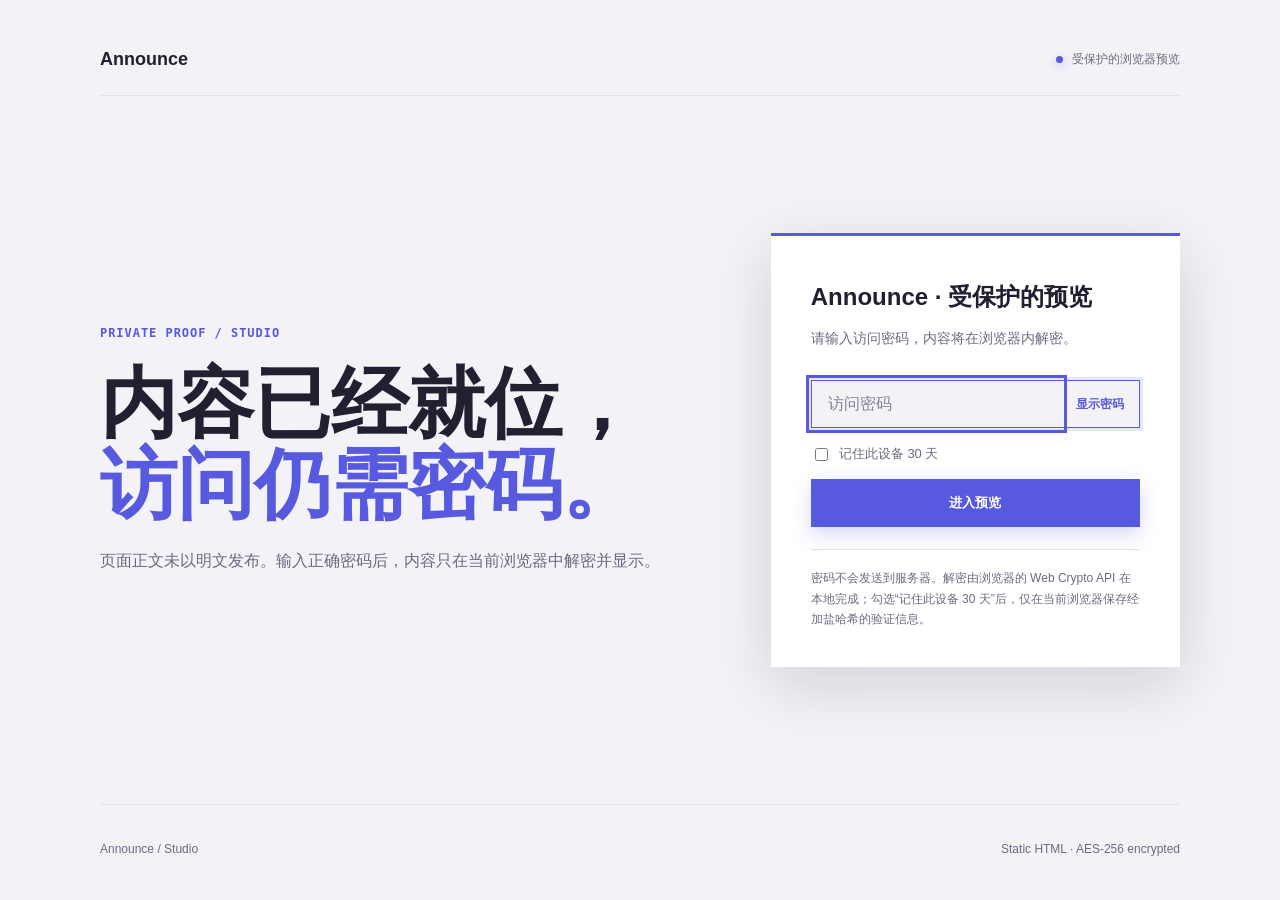
<file: index.html>
<!doctype html>
<html class="staticrypt-html" lang="zh-CN">
  <head>
    <meta charset="utf-8" />
    <meta name="viewport" content="width=device-width, initial-scale=1" />
    <meta name="robots" content="noindex, nofollow, noarchive" />
    <meta name="theme-color" content="#F2F2F7" />
    <meta http-equiv="cache-control" content="max-age=0" />
    <meta http-equiv="cache-control" content="no-cache" />
    <meta http-equiv="expires" content="0" />
    <meta http-equiv="pragma" content="no-cache" />
    <title>Announce · 受保护的预览</title>
    <style>
      :root {
        color-scheme: light;
        --canvas: #f2f2f7;
        --paper: #ffffff;
        --ink: #202031;
        --muted: #6b6b80;
        --line: #e2e2eb;
        --brand: #5759df;
        --brand-soft: #eeeeff;
        font-family: -apple-system, BlinkMacSystemFont, "PingFang SC", "HarmonyOS Sans SC", "Microsoft YaHei", "Noto Sans CJK SC", sans-serif;
      }

      * { box-sizing: border-box; }

      .staticrypt-html,
      .staticrypt-body { min-height: 100%; }

      .staticrypt-body {
        margin: 0;
        background: var(--canvas);
        color: var(--ink);
        line-height: 1.6;
        -webkit-font-smoothing: antialiased;
      }

      .hidden { display: none !important; }

      .staticrypt-spinner-container {
        min-height: 100vh;
        display: grid;
        place-items: center;
      }

      .staticrypt-spinner {
        width: 36px;
        height: 36px;
        border: 3px solid var(--line);
        border-top-color: var(--brand);
        border-radius: 50%;
        animation: spin 700ms linear infinite;
      }

      .staticrypt-content {
        min-height: 100vh;
        padding: 24px;
        display: grid;
        grid-template-rows: auto 1fr auto;
      }

      .access-header,
      .access-footer {
        width: min(100%, 1080px);
        margin: 0 auto;
        display: flex;
        align-items: center;
        justify-content: space-between;
        gap: 20px;
        font-size: 12px;
      }

      .access-header {
        min-height: 72px;
        border-bottom: 1px solid var(--line);
      }

      .brand {
        margin: 0;
        color: var(--ink);
        font-size: 18px;
        font-weight: 750;
      }

      .access-state,
      .access-footer { color: var(--muted); }

      .access-state {
        margin: 0;
        display: flex;
        align-items: center;
        gap: 9px;
      }

      .access-state::before {
        width: 7px;
        height: 7px;
        background: var(--brand);
        border-radius: 50%;
        box-shadow: 0 3px 10px rgba(87, 89, 223, 0.35);
        content: "";
      }

      .staticrypt-page {
        width: min(100%, 1080px);
        margin: 0 auto;
        display: grid;
        grid-template-columns: minmax(0, 1fr) minmax(360px, 0.72fr);
        align-items: center;
        gap: clamp(40px, 8vw, 116px);
      }

      .context-copy { max-width: 560px; }

      .eyebrow {
        margin: 0;
        color: var(--brand);
        font-family: ui-monospace, SFMono-Regular, Menlo, Consolas, monospace;
        font-size: 12px;
        font-weight: 700;
        letter-spacing: 0.08em;
        text-transform: uppercase;
      }

      .context-copy h1 {
        margin: 20px 0 22px;
        font-size: clamp(3rem, 6vw, 5.5rem);
        line-height: 1.05;
        text-wrap: balance;
      }

      .context-copy h1 span {
        display: block;
        color: var(--brand);
      }

      .context-copy > p:last-child {
        max-width: 38em;
        margin: 0;
        color: var(--muted);
        font-size: 16px;
        line-height: 1.85;
      }

      .staticrypt-form {
        padding: 42px 40px 38px;
        border-top: 3px solid var(--brand);
        background: var(--paper);
        box-shadow: 0 18px 60px rgba(16, 16, 30, 0.14);
      }

      .staticrypt-title {
        margin: 0;
        font-size: 24px;
        font-weight: 750;
      }

      .staticrypt-instructions {
        margin: 10px 0 30px;
        color: var(--muted);
        font-size: 14px;
        line-height: 1.75;
      }

      .staticrypt-password-container {
        display: grid;
        grid-template-columns: 1fr auto;
        border: 1px solid var(--line);
        background: var(--canvas);
      }

      .staticrypt-password-container:focus-within {
        border-color: var(--brand);
        box-shadow: 0 0 0 3px rgba(87, 89, 223, 0.15);
      }

      #staticrypt-password {
        min-width: 0;
        padding: 14px 16px;
        border: 0;
        outline: 0;
        background: transparent;
        color: var(--ink);
        font-size: 16px;
      }

      #staticrypt-password::placeholder { color: #838399; }

      .staticrypt-toggle-password-visibility {
        padding: 0 15px;
        border: 0;
        background: transparent;
        color: var(--brand);
        cursor: pointer;
        font-size: 12px;
        font-weight: 700;
      }

      .staticrypt-decrypt-button {
        width: 100%;
        margin-top: 14px;
        padding: 14px 18px;
        border: 1px solid var(--brand);
        background: var(--brand);
        color: var(--paper);
        cursor: pointer;
        font-weight: 700;
        box-shadow: 0 7px 20px rgba(87, 89, 223, 0.24);
      }

      .staticrypt-decrypt-button:hover { background: var(--ink); border-color: var(--ink); }

      .staticrypt-toggle-password-visibility:focus-visible,
      .staticrypt-decrypt-button:focus-visible,
      #staticrypt-password:focus-visible {
        outline: 3px solid var(--brand);
        outline-offset: 3px;
      }

      .staticrypt-remember {
        margin: 16px 0 0;
        display: flex;
        align-items: center;
        gap: 8px;
        color: var(--muted);
        font-size: 13px;
      }

      .staticrypt-error {
        margin: 14px 0 0;
        color: #9c2e3d;
        font-size: 13px;
      }

      .form-note {
        margin: 22px 0 0;
        padding-top: 18px;
        border-top: 1px solid var(--line);
        color: var(--muted);
        font-size: 12px;
        line-height: 1.7;
      }

      .access-footer {
        min-height: 72px;
        padding-top: 18px;
        border-top: 1px solid var(--line);
      }

      .access-footer p { margin: 0; }

      @keyframes spin { to { transform: rotate(360deg); } }

      @media (max-width: 780px) {
        .staticrypt-content { padding: 16px; }
        .staticrypt-page {
          padding: 58px 0 72px;
          grid-template-columns: 1fr;
          gap: 42px;
        }
        .context-copy h1 { font-size: clamp(2.8rem, 14vw, 4.6rem); }
        .staticrypt-form { padding: 34px 26px 30px; }
        .access-footer { align-items: flex-start; flex-direction: column; justify-content: center; }
      }

      @media (prefers-reduced-motion: reduce) {
        *, *::before, *::after {
          animation-duration: 0.01ms !important;
          animation-iteration-count: 1 !important;
        }
      }
    </style>
  </head>
  <body class="staticrypt-body">
    <div id="staticrypt_loading" class="staticrypt-spinner-container" aria-label="正在加载">
      <div class="staticrypt-spinner" aria-hidden="true"></div>
    </div>

    <div id="staticrypt_content" class="staticrypt-content hidden">
      <header class="access-header">
        <p class="brand">Announce</p>
        <p class="access-state">受保护的浏览器预览</p>
      </header>

      <main class="staticrypt-page">
        <div class="context-copy">
          <p class="eyebrow">Private proof / Studio</p>
          <h1>内容已经就位，<span>访问仍需密码。</span></h1>
          <p>页面正文未以明文发布。输入正确密码后，内容只在当前浏览器中解密并显示。</p>
        </div>

        <section class="staticrypt-form" aria-labelledby="access-title">
          <p id="access-title" class="staticrypt-title">Announce · 受保护的预览</p>
          <p class="staticrypt-instructions">请输入访问密码，内容将在浏览器内解密。</p>

          <form id="staticrypt-form" action="#" method="post">
            <div class="staticrypt-password-container">
              <input
                id="staticrypt-password"
                type="password"
                name="password"
                placeholder="访问密码"
                autocomplete="current-password"
                autofocus
              />
              <button class="staticrypt-toggle-password-visibility" type="button">显示密码</button>
            </div>

            <label id="staticrypt-remember-label" class="staticrypt-remember hidden">
              <input id="staticrypt-remember" type="checkbox" name="remember" />
              记住此设备 30 天
            </label>

            <input type="submit" class="staticrypt-decrypt-button" value="进入预览" />
            <p id="staticrypt-error" class="staticrypt-error hidden" role="alert"></p>
          </form>

          <p class="form-note">密码不会发送到服务器。解密由浏览器的 Web Crypto API 在本地完成；勾选“记住此设备 30 天”后，仅在当前浏览器保存经加盐哈希的验证信息。</p>
        </section>
      </main>

      <footer class="access-footer">
        <p>Announce / Studio</p>
        <p>Static HTML · AES-256 encrypted</p>
      </footer>
    </div>

    <script>
      const staticryptInitiator = ((function(){
  const exports = {};
  const cryptoEngine = ((function(){
  const exports = {};
  const { subtle } = crypto;

const IV_BITS = 16 * 8;
const HEX_BITS = 4;
const ENCRYPTION_ALGO = "AES-CBC";

/**
 * Translates between utf8 encoded hexadecimal strings
 * and Uint8Array bytes.
 */
const HexEncoder = {
    /**
     * hex string -> bytes
     * @param {string} hexString
     * @returns {Uint8Array}
     */
    parse: function (hexString) {
        if (hexString.length % 2 !== 0) throw "Invalid hexString";
        const arrayBuffer = new Uint8Array(hexString.length / 2);

        for (let i = 0; i < hexString.length; i += 2) {
            const byteValue = parseInt(hexString.substring(i, i + 2), 16);
            if (isNaN(byteValue)) {
                throw "Invalid hexString";
            }
            arrayBuffer[i / 2] = byteValue;
        }
        return arrayBuffer;
    },

    /**
     * bytes -> hex string
     * @param {Uint8Array} bytes
     * @returns {string}
     */
    stringify: function (bytes) {
        const hexBytes = [];

        for (let i = 0; i < bytes.length; ++i) {
            let byteString = bytes[i].toString(16);
            if (byteString.length < 2) {
                byteString = "0" + byteString;
            }
            hexBytes.push(byteString);
        }
        return hexBytes.join("");
    },
};

/**
 * Translates between utf8 strings and Uint8Array bytes.
 */
const UTF8Encoder = {
    parse: function (str) {
        return new TextEncoder().encode(str);
    },

    stringify: function (bytes) {
        return new TextDecoder().decode(bytes);
    },
};

/**
 * Salt and encrypt a msg with a password.
 */
async function encrypt(msg, hashedPassword) {
    // Must be 16 bytes, unpredictable, and preferably cryptographically random. However, it need not be secret.
    // https://developer.mozilla.org/en-US/docs/Web/API/SubtleCrypto/encrypt#parameters
    const iv = crypto.getRandomValues(new Uint8Array(IV_BITS / 8));

    const key = await subtle.importKey("raw", HexEncoder.parse(hashedPassword), ENCRYPTION_ALGO, false, ["encrypt"]);

    const encrypted = await subtle.encrypt(
        {
            name: ENCRYPTION_ALGO,
            iv: iv,
        },
        key,
        UTF8Encoder.parse(msg)
    );

    // iv will be 32 hex characters, we prepend it to the ciphertext for use in decryption
    return HexEncoder.stringify(iv) + HexEncoder.stringify(new Uint8Array(encrypted));
}
exports.encrypt = encrypt;

/**
 * Decrypt a salted msg using a password.
 *
 * @param {string} encryptedMsg
 * @param {string} hashedPassword
 * @returns {Promise<string>}
 */
async function decrypt(encryptedMsg, hashedPassword) {
    const ivLength = IV_BITS / HEX_BITS;
    const iv = HexEncoder.parse(encryptedMsg.substring(0, ivLength));
    const encrypted = encryptedMsg.substring(ivLength);

    const key = await subtle.importKey("raw", HexEncoder.parse(hashedPassword), ENCRYPTION_ALGO, false, ["decrypt"]);

    const outBuffer = await subtle.decrypt(
        {
            name: ENCRYPTION_ALGO,
            iv: iv,
        },
        key,
        HexEncoder.parse(encrypted)
    );

    return UTF8Encoder.stringify(new Uint8Array(outBuffer));
}
exports.decrypt = decrypt;

/**
 * Salt and hash the password so it can be stored in localStorage without opening a password reuse vulnerability.
 *
 * @param {string} password
 * @param {string} salt
 * @returns {Promise<string>}
 */
async function hashPassword(password, salt) {
    // we hash the password in multiple steps, each adding more iterations. This is because we used to allow less
    // iterations, so for backward compatibility reasons, we need to support going from that to more iterations.
    let hashedPassword = await hashLegacyRound(password, salt);

    hashedPassword = await hashSecondRound(hashedPassword, salt);

    return hashThirdRound(hashedPassword, salt);
}
exports.hashPassword = hashPassword;

/**
 * This hashes the password with 1k iterations. This is a low number, we need this function to support backwards
 * compatibility.
 *
 * @param {string} password
 * @param {string} salt
 * @returns {Promise<string>}
 */
function hashLegacyRound(password, salt) {
    return pbkdf2(password, salt, 1000, "SHA-1");
}
exports.hashLegacyRound = hashLegacyRound;

/**
 * Add a second round of iterations. This is because we used to use 1k, so for backwards compatibility with
 * remember-me/autodecrypt links, we need to support going from that to more iterations.
 *
 * @param hashedPassword
 * @param salt
 * @returns {Promise<string>}
 */
function hashSecondRound(hashedPassword, salt) {
    return pbkdf2(hashedPassword, salt, 14000, "SHA-256");
}
exports.hashSecondRound = hashSecondRound;

/**
 * Add a third round of iterations to bring total number to 600k. This is because we used to use 1k, then 15k, so for
 * backwards compatibility with remember-me/autodecrypt links, we need to support going from that to more iterations.
 *
 * @param hashedPassword
 * @param salt
 * @returns {Promise<string>}
 */
function hashThirdRound(hashedPassword, salt) {
    return pbkdf2(hashedPassword, salt, 585000, "SHA-256");
}
exports.hashThirdRound = hashThirdRound;

/**
 * Salt and hash the password so it can be stored in localStorage without opening a password reuse vulnerability.
 *
 * @param {string} password
 * @param {string} salt
 * @param {int} iterations
 * @param {string} hashAlgorithm
 * @returns {Promise<string>}
 */
async function pbkdf2(password, salt, iterations, hashAlgorithm) {
    const key = await subtle.importKey("raw", UTF8Encoder.parse(password), "PBKDF2", false, ["deriveBits"]);

    const keyBytes = await subtle.deriveBits(
        {
            name: "PBKDF2",
            hash: hashAlgorithm,
            iterations,
            salt: UTF8Encoder.parse(salt),
        },
        key,
        256
    );

    return HexEncoder.stringify(new Uint8Array(keyBytes));
}

function generateRandomSalt() {
    const bytes = crypto.getRandomValues(new Uint8Array(128 / 8));

    return HexEncoder.stringify(new Uint8Array(bytes));
}
exports.generateRandomSalt = generateRandomSalt;

async function signMessage(hashedPassword, message) {
    const key = await subtle.importKey(
        "raw",
        HexEncoder.parse(hashedPassword),
        {
            name: "HMAC",
            hash: "SHA-256",
        },
        false,
        ["sign"]
    );
    const signature = await subtle.sign("HMAC", key, UTF8Encoder.parse(message));

    return HexEncoder.stringify(new Uint8Array(signature));
}
exports.signMessage = signMessage;

function getRandomAlphanum() {
    const possibleCharacters = "abcdefghijklmnopqrstuvwxyzABCDEFGHIJKLMNOPQRSTUVWXYZ0123456789";

    let byteArray;
    let parsedInt;

    // Keep generating new random bytes until we get a value that falls
    // within a range that can be evenly divided by possibleCharacters.length
    do {
        byteArray = crypto.getRandomValues(new Uint8Array(1));
        // extract the lowest byte to get an int from 0 to 255 (probably unnecessary, since we're only generating 1 byte)
        parsedInt = byteArray[0] & 0xff;
    } while (parsedInt >= 256 - (256 % possibleCharacters.length));

    // Take the modulo of the parsed integer to get a random number between 0 and totalLength - 1
    const randomIndex = parsedInt % possibleCharacters.length;

    return possibleCharacters[randomIndex];
}

/**
 * Generate a random string of a given length.
 *
 * @param {int} length
 * @returns {string}
 */
function generateRandomString(length) {
    let randomString = "";

    for (let i = 0; i < length; i++) {
        randomString += getRandomAlphanum();
    }

    return randomString;
}
exports.generateRandomString = generateRandomString;

  return exports;
})());
const codec = ((function(){
  const exports = {};
  /**
 * Initialize the codec with the provided cryptoEngine - this return functions to encode and decode messages.
 *
 * @param cryptoEngine - the engine to use for encryption / decryption
 */
function init(cryptoEngine) {
    const exports = {};

    /**
     * Top-level function for encoding a message.
     * Includes password hashing, encryption, and signing.
     *
     * @param {string} msg
     * @param {string} password
     * @param {string} salt
     *
     * @returns {string} The encoded text
     */
    async function encode(msg, password, salt) {
        const hashedPassword = await cryptoEngine.hashPassword(password, salt);

        const encrypted = await cryptoEngine.encrypt(msg, hashedPassword);

        // we use the hashed password in the HMAC because this is effectively what will be used a password (so we can store
        // it in localStorage safely, we don't use the clear text password)
        const hmac = await cryptoEngine.signMessage(hashedPassword, encrypted);

        return hmac + encrypted;
    }
    exports.encode = encode;

    /**
     * Encode using a password that has already been hashed. This is useful to encode multiple messages in a row, that way
     * we don't need to hash the password multiple times.
     *
     * @param {string} msg
     * @param {string} hashedPassword
     *
     * @returns {string} The encoded text
     */
    async function encodeWithHashedPassword(msg, hashedPassword) {
        const encrypted = await cryptoEngine.encrypt(msg, hashedPassword);

        // we use the hashed password in the HMAC because this is effectively what will be used a password (so we can store
        // it in localStorage safely, we don't use the clear text password)
        const hmac = await cryptoEngine.signMessage(hashedPassword, encrypted);

        return hmac + encrypted;
    }
    exports.encodeWithHashedPassword = encodeWithHashedPassword;

    /**
     * Top-level function for decoding a message.
     * Includes signature check and decryption.
     *
     * @param {string} signedMsg
     * @param {string} hashedPassword
     * @param {string} salt
     * @param {int} backwardCompatibleAttempt
     * @param {string} originalPassword
     *
     * @returns {Object} {success: true, decoded: string} | {success: false, message: string}
     */
    async function decode(signedMsg, hashedPassword, salt, backwardCompatibleAttempt = 0, originalPassword = "") {
        const encryptedHMAC = signedMsg.substring(0, 64);
        const encryptedMsg = signedMsg.substring(64);
        const decryptedHMAC = await cryptoEngine.signMessage(hashedPassword, encryptedMsg);

        if (decryptedHMAC !== encryptedHMAC) {
            // we have been raising the number of iterations in the hashing algorithm multiple times, so to support the old
            // remember-me/autodecrypt links we need to try bringing the old hashes up to speed.
            originalPassword = originalPassword || hashedPassword;
            if (backwardCompatibleAttempt === 0) {
                const updatedHashedPassword = await cryptoEngine.hashThirdRound(originalPassword, salt);

                return decode(signedMsg, updatedHashedPassword, salt, backwardCompatibleAttempt + 1, originalPassword);
            }
            if (backwardCompatibleAttempt === 1) {
                let updatedHashedPassword = await cryptoEngine.hashSecondRound(originalPassword, salt);
                updatedHashedPassword = await cryptoEngine.hashThirdRound(updatedHashedPassword, salt);

                return decode(signedMsg, updatedHashedPassword, salt, backwardCompatibleAttempt + 1, originalPassword);
            }

            return { success: false, message: "Signature mismatch" };
        }

        return {
            success: true,
            decoded: await cryptoEngine.decrypt(encryptedMsg, hashedPassword),
        };
    }
    exports.decode = decode;

    return exports;
}
exports.init = init;

  return exports;
})());
const decode = codec.init(cryptoEngine).decode;

/**
 * Initialize the staticrypt module, that exposes functions callbable by the password_template.
 *
 * @param {{
 *  staticryptEncryptedMsgUniqueVariableName: string,
 *  isRememberEnabled: boolean,
 *  rememberDurationInDays: number,
 *  staticryptSaltUniqueVariableName: string,
 * }} staticryptConfig - object of data that is stored on the password_template at encryption time.
 *
 * @param {{
 *  rememberExpirationKey: string,
 *  rememberPassphraseKey: string,
 *  replaceHtmlCallback: function,
 *  clearLocalStorageCallback: function,
 * }} templateConfig - object of data that can be configured by a custom password_template.
 */
function init(staticryptConfig, templateConfig) {
    const exports = {};

    /**
     * Decrypt our encrypted page, replace the whole HTML.
     *
     * @param {string} hashedPassword
     * @returns {Promise<boolean>}
     */
    async function decryptAndReplaceHtml(hashedPassword) {
        const { staticryptEncryptedMsgUniqueVariableName, staticryptSaltUniqueVariableName } = staticryptConfig;
        const { replaceHtmlCallback } = templateConfig;

        const result = await decode(
            staticryptEncryptedMsgUniqueVariableName,
            hashedPassword,
            staticryptSaltUniqueVariableName
        );
        if (!result.success) {
            return false;
        }
        const plainHTML = result.decoded;

        // if the user configured a callback call it, otherwise just replace the whole HTML
        if (typeof replaceHtmlCallback === "function") {
            replaceHtmlCallback(plainHTML);
        } else {
            document.write(plainHTML);
            document.close();
        }

        return true;
    }

    /**
     * Attempt to decrypt the page and replace the whole HTML.
     *
     * @param {string} password
     * @param {boolean} isRememberChecked
     *
     * @returns {Promise<{isSuccessful: boolean, hashedPassword?: string}>} - we return an object, so that if we want to
     *   expose more information in the future we can do it without breaking the password_template
     */
    async function handleDecryptionOfPage(password, isRememberChecked) {
        const { staticryptSaltUniqueVariableName } = staticryptConfig;

        // decrypt and replace the whole page
        const hashedPassword = await cryptoEngine.hashPassword(password, staticryptSaltUniqueVariableName);
        return handleDecryptionOfPageFromHash(hashedPassword, isRememberChecked);
    }
    exports.handleDecryptionOfPage = handleDecryptionOfPage;

    async function handleDecryptionOfPageFromHash(hashedPassword, isRememberChecked) {
        const { isRememberEnabled, rememberDurationInDays } = staticryptConfig;
        const { rememberExpirationKey, rememberPassphraseKey } = templateConfig;

        const isDecryptionSuccessful = await decryptAndReplaceHtml(hashedPassword);

        if (!isDecryptionSuccessful) {
            return {
                isSuccessful: false,
                hashedPassword,
            };
        }

        // remember the hashedPassword and set its expiration if necessary
        if (isRememberEnabled && isRememberChecked) {
            window.localStorage.setItem(rememberPassphraseKey, hashedPassword);

            // set the expiration if the duration isn't 0 (meaning no expiration)
            if (rememberDurationInDays > 0) {
                window.localStorage.setItem(
                    rememberExpirationKey,
                    (new Date().getTime() + rememberDurationInDays * 24 * 60 * 60 * 1000).toString()
                );
            }
        }

        return {
            isSuccessful: true,
            hashedPassword,
        };
    }
    exports.handleDecryptionOfPageFromHash = handleDecryptionOfPageFromHash;

    /**
     * Clear localstorage from staticrypt related values
     */
    function clearLocalStorage() {
        const { clearLocalStorageCallback, rememberExpirationKey, rememberPassphraseKey } = templateConfig;

        if (typeof clearLocalStorageCallback === "function") {
            clearLocalStorageCallback();
        } else {
            localStorage.removeItem(rememberPassphraseKey);
            localStorage.removeItem(rememberExpirationKey);
        }
    }

    async function handleDecryptOnLoad() {
        let isSuccessful = await decryptOnLoadFromUrl();

        if (!isSuccessful) {
            isSuccessful = await decryptOnLoadFromRememberMe();
        }

        return { isSuccessful };
    }
    exports.handleDecryptOnLoad = handleDecryptOnLoad;

    /**
     * Clear storage if we are logging out
     *
     * @returns {boolean} - whether we logged out
     */
    function logoutIfNeeded() {
        const logoutKey = "staticrypt_logout";

        // handle logout through query param
        const queryParams = new URLSearchParams(window.location.search);
        if (queryParams.has(logoutKey)) {
            clearLocalStorage();
            return true;
        }

        // handle logout through URL fragment
        const hash = window.location.hash.substring(1);
        if (hash.includes(logoutKey)) {
            clearLocalStorage();
            return true;
        }

        return false;
    }

    /**
     * To be called on load: check if we want to try to decrypt and replace the HTML with the decrypted content, and
     * try to do it if needed.
     *
     * @returns {Promise<boolean>} true if we derypted and replaced the whole page, false otherwise
     */
    async function decryptOnLoadFromRememberMe() {
        const { rememberDurationInDays } = staticryptConfig;
        const { rememberExpirationKey, rememberPassphraseKey } = templateConfig;

        // if we are login out, terminate
        if (logoutIfNeeded()) {
            return false;
        }

        // if there is expiration configured, check if we're not beyond the expiration
        if (rememberDurationInDays && rememberDurationInDays > 0) {
            const expiration = localStorage.getItem(rememberExpirationKey),
                isExpired = expiration && new Date().getTime() > parseInt(expiration);

            if (isExpired) {
                clearLocalStorage();
                return false;
            }
        }

        const hashedPassword = localStorage.getItem(rememberPassphraseKey);

        if (hashedPassword) {
            // try to decrypt
            const isDecryptionSuccessful = await decryptAndReplaceHtml(hashedPassword);

            // if the decryption is unsuccessful the password might be wrong - silently clear the saved data and let
            // the user fill the password form again
            if (!isDecryptionSuccessful) {
                clearLocalStorage();
                return false;
            }

            return true;
        }

        return false;
    }

    async function decryptOnLoadFromUrl() {
        const passwordKey = "staticrypt_pwd";
        const rememberMeKey = "remember_me";

        // try to get the password from the query param (for backward compatibility - we now want to avoid this method,
        // since it sends the hashed password to the server which isn't needed)
        const queryParams = new URLSearchParams(window.location.search);
        const hashedPasswordQuery = queryParams.get(passwordKey);
        const rememberMeQuery = queryParams.get(rememberMeKey);

        const urlFragment = window.location.hash.substring(1);
        // get the password from the url fragment
        const hashedPasswordRegexMatch = urlFragment.match(new RegExp(passwordKey + "=([^&]*)"));
        const hashedPasswordFragment = hashedPasswordRegexMatch ? hashedPasswordRegexMatch[1] : null;
        const rememberMeFragment = urlFragment.includes(rememberMeKey);

        const hashedPassword = hashedPasswordFragment || hashedPasswordQuery;
        const rememberMe = rememberMeFragment || rememberMeQuery;

        if (hashedPassword) {
            return handleDecryptionOfPageFromHash(hashedPassword, rememberMe);
        }

        return false;
    }

    return exports;
}
exports.init = init;

  return exports;
})());
      const templateError = "密码不正确，请重新输入。",
        templateToggleAltShow = "显示密码",
        templateToggleAltHide = "隐藏密码",
        isRememberEnabled = true,
        staticryptConfig = {"staticryptEncryptedMsgUniqueVariableName":"[base64]","isRememberEnabled":true,"rememberDurationInDays":30,"staticryptSaltUniqueVariableName":"d187ee99e96424cf1c03592c0cd8d786"};

      const templateConfig = {
        rememberExpirationKey: "staticrypt_expiration",
        rememberPassphraseKey: "staticrypt_passphrase",
        replaceHtmlCallback: null,
        clearLocalStorageCallback: null,
      };

      const staticrypt = staticryptInitiator.init(staticryptConfig, templateConfig);
      const passwordInput = document.getElementById("staticrypt-password");
      const toggleButton = document.querySelector(".staticrypt-toggle-password-visibility");
      const errorMessage = document.getElementById("staticrypt-error");

      window.onload = async function () {
        const { isSuccessful } = await staticrypt.handleDecryptOnLoad();

        if (!isSuccessful) {
          document.getElementById("staticrypt_loading").classList.add("hidden");
          document.getElementById("staticrypt_content").classList.remove("hidden");
          passwordInput.focus();

          if (isRememberEnabled) {
            document.getElementById("staticrypt-remember-label").classList.remove("hidden");
          }
        }
      };

      toggleButton.addEventListener("click", function () {
        const showingPassword = passwordInput.type === "text";
        passwordInput.type = showingPassword ? "password" : "text";
        toggleButton.textContent = showingPassword ? templateToggleAltShow : templateToggleAltHide;
        toggleButton.setAttribute("aria-pressed", String(!showingPassword));
        passwordInput.focus();
      });

      document.getElementById("staticrypt-form").addEventListener("submit", async function (event) {
        event.preventDefault();
        errorMessage.classList.add("hidden");

        const password = passwordInput.value;
        const isRememberChecked = document.getElementById("staticrypt-remember").checked;
        const { isSuccessful } = await staticrypt.handleDecryptionOfPage(password, isRememberChecked);

        if (!isSuccessful) {
          errorMessage.textContent = templateError;
          errorMessage.classList.remove("hidden");
          passwordInput.select();
        }
      });
    </script>
  </body>
</html>
</file>
